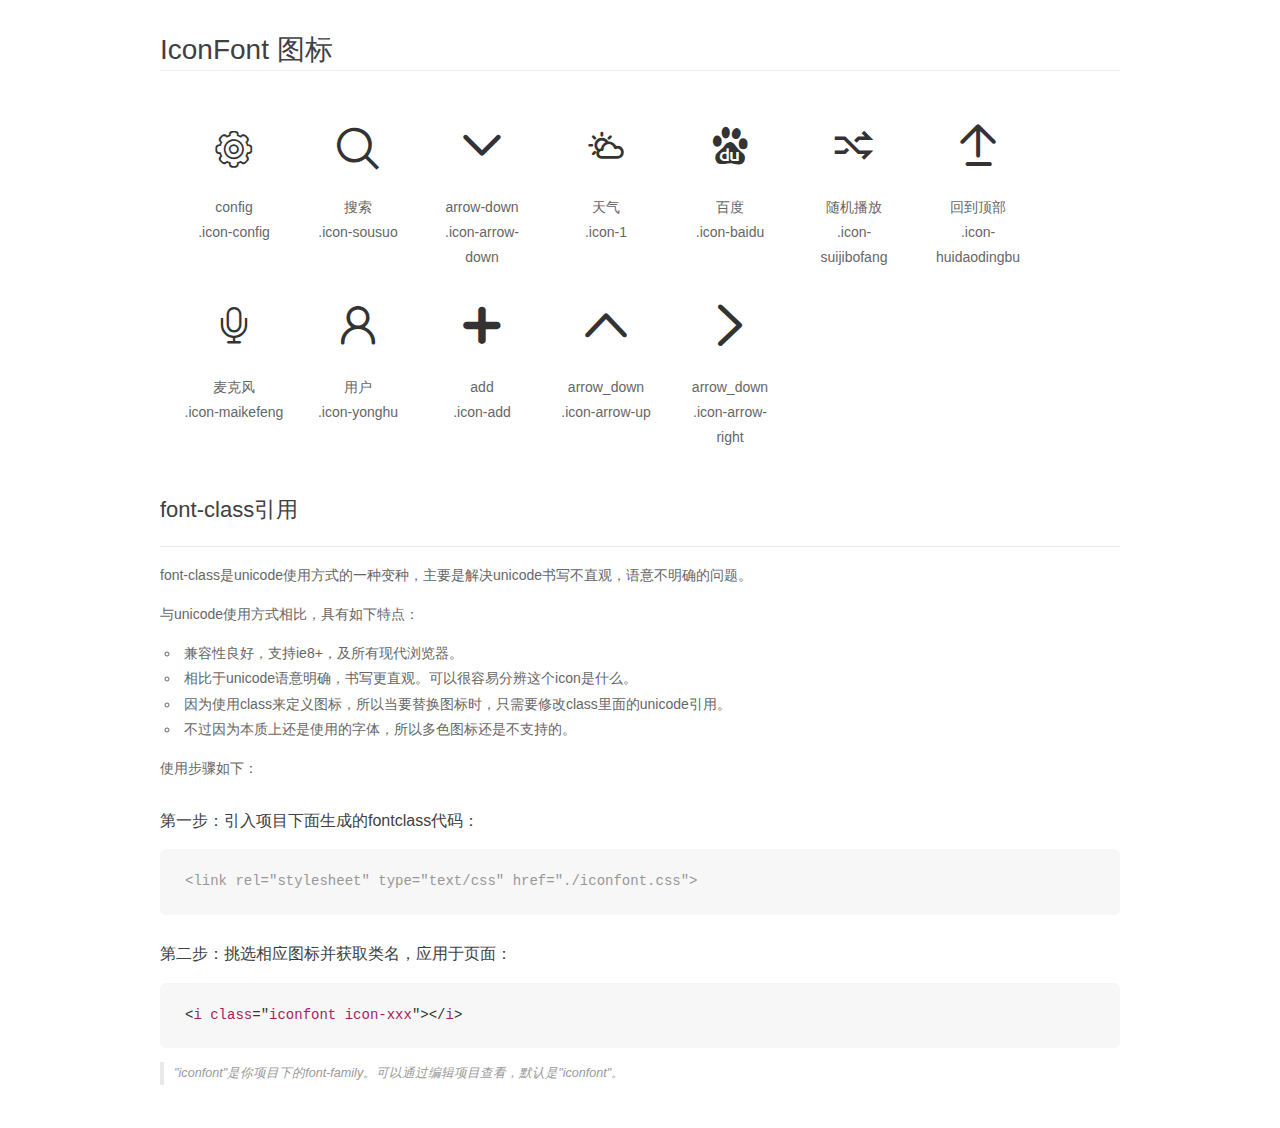
<file: font/demo_fontclass.html>
<!DOCTYPE html>
<html>
<head>
    <meta charset="utf-8"/>
    <title>IconFont</title>
    <link rel="stylesheet" href="demo.css">
    <link rel="stylesheet" href="iconfont.css">
</head>
<body>
    <div class="main markdown">
        <h1>IconFont 图标</h1>
        <ul class="icon_lists clear">
            
                <li>
                <i class="icon iconfont icon-config"></i>
                    <div class="name">config</div>
                    <div class="fontclass">.icon-config</div>
                </li>
            
                <li>
                <i class="icon iconfont icon-sousuo"></i>
                    <div class="name">搜索</div>
                    <div class="fontclass">.icon-sousuo</div>
                </li>
            
                <li>
                <i class="icon iconfont icon-arrow-down"></i>
                    <div class="name">arrow-down</div>
                    <div class="fontclass">.icon-arrow-down</div>
                </li>
            
                <li>
                <i class="icon iconfont icon-1"></i>
                    <div class="name">天气</div>
                    <div class="fontclass">.icon-1</div>
                </li>
            
                <li>
                <i class="icon iconfont icon-baidu"></i>
                    <div class="name">百度</div>
                    <div class="fontclass">.icon-baidu</div>
                </li>
            
                <li>
                <i class="icon iconfont icon-suijibofang"></i>
                    <div class="name">随机播放</div>
                    <div class="fontclass">.icon-suijibofang</div>
                </li>
            
                <li>
                <i class="icon iconfont icon-huidaodingbu"></i>
                    <div class="name">回到顶部</div>
                    <div class="fontclass">.icon-huidaodingbu</div>
                </li>
            
                <li>
                <i class="icon iconfont icon-maikefeng"></i>
                    <div class="name">麦克风</div>
                    <div class="fontclass">.icon-maikefeng</div>
                </li>
            
                <li>
                <i class="icon iconfont icon-yonghu"></i>
                    <div class="name">用户</div>
                    <div class="fontclass">.icon-yonghu</div>
                </li>
            
                <li>
                <i class="icon iconfont icon-add"></i>
                    <div class="name">add</div>
                    <div class="fontclass">.icon-add</div>
                </li>
            
                <li>
                <i class="icon iconfont icon-arrow-up"></i>
                    <div class="name">arrow_down</div>
                    <div class="fontclass">.icon-arrow-up</div>
                </li>
            
                <li>
                <i class="icon iconfont icon-arrow-right"></i>
                    <div class="name">arrow_down</div>
                    <div class="fontclass">.icon-arrow-right</div>
                </li>
            
        </ul>

        <h2 id="font-class-">font-class引用</h2>
        <hr>

        <p>font-class是unicode使用方式的一种变种，主要是解决unicode书写不直观，语意不明确的问题。</p>
        <p>与unicode使用方式相比，具有如下特点：</p>
        <ul>
        <li>兼容性良好，支持ie8+，及所有现代浏览器。</li>
        <li>相比于unicode语意明确，书写更直观。可以很容易分辨这个icon是什么。</li>
        <li>因为使用class来定义图标，所以当要替换图标时，只需要修改class里面的unicode引用。</li>
        <li>不过因为本质上还是使用的字体，所以多色图标还是不支持的。</li>
        </ul>
        <p>使用步骤如下：</p>
        <h3 id="-fontclass-">第一步：引入项目下面生成的fontclass代码：</h3>


        <pre><code class="lang-js hljs javascript"><span class="hljs-comment">&lt;link rel="stylesheet" type="text/css" href="./iconfont.css"&gt;</span></code></pre>
        <h3 id="-">第二步：挑选相应图标并获取类名，应用于页面：</h3>
        <pre><code class="lang-css hljs">&lt;<span class="hljs-selector-tag">i</span> <span class="hljs-selector-tag">class</span>="<span class="hljs-selector-tag">iconfont</span> <span class="hljs-selector-tag">icon-xxx</span>"&gt;&lt;/<span class="hljs-selector-tag">i</span>&gt;</code></pre>
        <blockquote>
        <p>"iconfont"是你项目下的font-family。可以通过编辑项目查看，默认是"iconfont"。</p>
        </blockquote>
    </div>
</body>
</html>
</file>
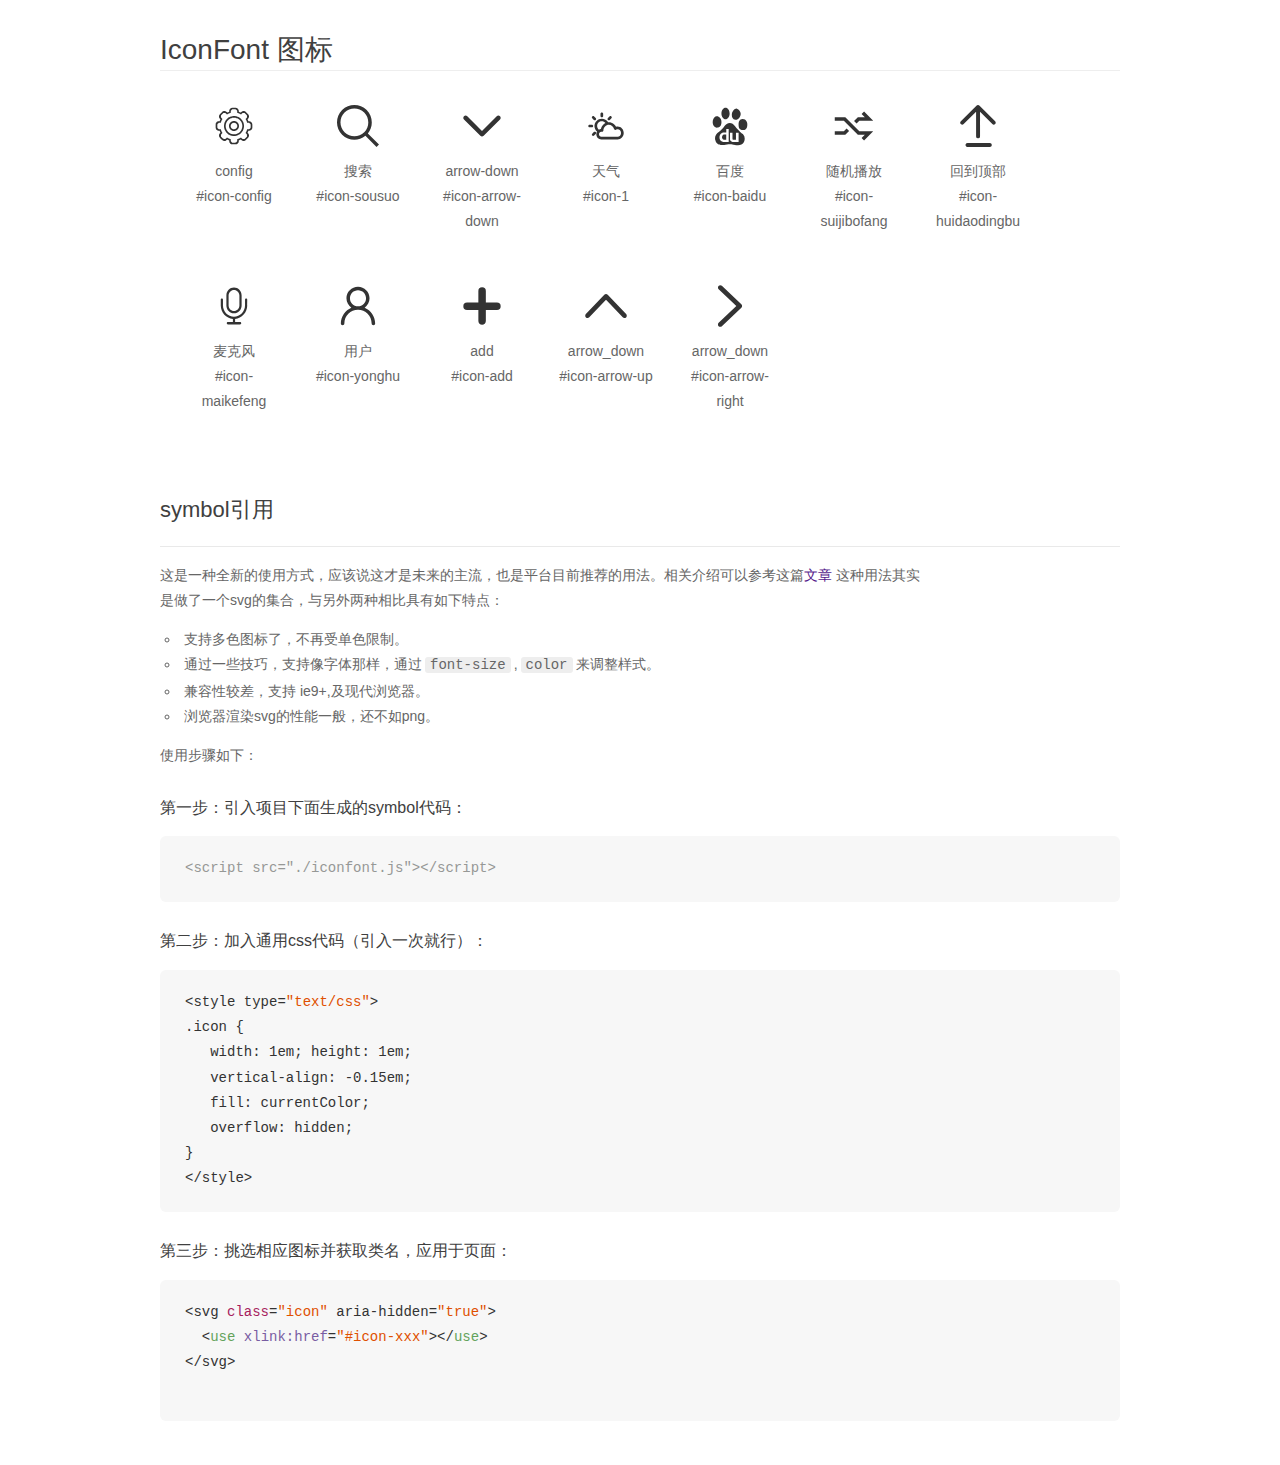
<file: font/demo_symbol.html>
<!DOCTYPE html>
<html>
<head>
    <meta charset="utf-8"/>
    <title>IconFont</title>
    <link rel="stylesheet" href="demo.css">
    <script src="iconfont.js"></script>

    <style type="text/css">
        .icon {
          /* 通过设置 font-size 来改变图标大小 */
          width: 1em; height: 1em;
          /* 图标和文字相邻时，垂直对齐 */
          vertical-align: -0.15em;
          /* 通过设置 color 来改变 SVG 的颜色/fill */
          fill: currentColor;
          /* path 和 stroke 溢出 viewBox 部分在 IE 下会显示
             normalize.css 中也包含这行 */
          overflow: hidden;
        }

    </style>
</head>
<body>
    <div class="main markdown">
        <h1>IconFont 图标</h1>
        <ul class="icon_lists clear">
            
                <li>
                    <svg class="icon" aria-hidden="true">
                        <use xlink:href="#icon-config"></use>
                    </svg>
                    <div class="name">config</div>
                    <div class="fontclass">#icon-config</div>
                </li>
            
                <li>
                    <svg class="icon" aria-hidden="true">
                        <use xlink:href="#icon-sousuo"></use>
                    </svg>
                    <div class="name">搜索</div>
                    <div class="fontclass">#icon-sousuo</div>
                </li>
            
                <li>
                    <svg class="icon" aria-hidden="true">
                        <use xlink:href="#icon-arrow-down"></use>
                    </svg>
                    <div class="name">arrow-down</div>
                    <div class="fontclass">#icon-arrow-down</div>
                </li>
            
                <li>
                    <svg class="icon" aria-hidden="true">
                        <use xlink:href="#icon-1"></use>
                    </svg>
                    <div class="name">天气</div>
                    <div class="fontclass">#icon-1</div>
                </li>
            
                <li>
                    <svg class="icon" aria-hidden="true">
                        <use xlink:href="#icon-baidu"></use>
                    </svg>
                    <div class="name">百度</div>
                    <div class="fontclass">#icon-baidu</div>
                </li>
            
                <li>
                    <svg class="icon" aria-hidden="true">
                        <use xlink:href="#icon-suijibofang"></use>
                    </svg>
                    <div class="name">随机播放</div>
                    <div class="fontclass">#icon-suijibofang</div>
                </li>
            
                <li>
                    <svg class="icon" aria-hidden="true">
                        <use xlink:href="#icon-huidaodingbu"></use>
                    </svg>
                    <div class="name">回到顶部</div>
                    <div class="fontclass">#icon-huidaodingbu</div>
                </li>
            
                <li>
                    <svg class="icon" aria-hidden="true">
                        <use xlink:href="#icon-maikefeng"></use>
                    </svg>
                    <div class="name">麦克风</div>
                    <div class="fontclass">#icon-maikefeng</div>
                </li>
            
                <li>
                    <svg class="icon" aria-hidden="true">
                        <use xlink:href="#icon-yonghu"></use>
                    </svg>
                    <div class="name">用户</div>
                    <div class="fontclass">#icon-yonghu</div>
                </li>
            
                <li>
                    <svg class="icon" aria-hidden="true">
                        <use xlink:href="#icon-add"></use>
                    </svg>
                    <div class="name">add</div>
                    <div class="fontclass">#icon-add</div>
                </li>
            
                <li>
                    <svg class="icon" aria-hidden="true">
                        <use xlink:href="#icon-arrow-up"></use>
                    </svg>
                    <div class="name">arrow_down</div>
                    <div class="fontclass">#icon-arrow-up</div>
                </li>
            
                <li>
                    <svg class="icon" aria-hidden="true">
                        <use xlink:href="#icon-arrow-right"></use>
                    </svg>
                    <div class="name">arrow_down</div>
                    <div class="fontclass">#icon-arrow-right</div>
                </li>
            
        </ul>


        <h2 id="symbol-">symbol引用</h2>
        <hr>

        <p>这是一种全新的使用方式，应该说这才是未来的主流，也是平台目前推荐的用法。相关介绍可以参考这篇<a href="">文章</a>
        这种用法其实是做了一个svg的集合，与另外两种相比具有如下特点：</p>
        <ul>
          <li>支持多色图标了，不再受单色限制。</li>
          <li>通过一些技巧，支持像字体那样，通过<code>font-size</code>,<code>color</code>来调整样式。</li>
          <li>兼容性较差，支持 ie9+,及现代浏览器。</li>
          <li>浏览器渲染svg的性能一般，还不如png。</li>
        </ul>
        <p>使用步骤如下：</p>
        <h3 id="-symbol-">第一步：引入项目下面生成的symbol代码：</h3>
        <pre><code class="lang-js hljs javascript"><span class="hljs-comment">&lt;script src="./iconfont.js"&gt;&lt;/script&gt;</span></code></pre>
        <h3 id="-css-">第二步：加入通用css代码（引入一次就行）：</h3>
        <pre><code class="lang-js hljs javascript">&lt;style type=<span class="hljs-string">"text/css"</span>&gt;
.icon {
   width: <span class="hljs-number">1</span>em; height: <span class="hljs-number">1</span>em;
   vertical-align: <span class="hljs-number">-0.15</span>em;
   fill: currentColor;
   overflow: hidden;
}
&lt;<span class="hljs-regexp">/style&gt;</span></code></pre>
        <h3 id="-">第三步：挑选相应图标并获取类名，应用于页面：</h3>
        <pre><code class="lang-js hljs javascript">&lt;svg <span class="hljs-class"><span class="hljs-keyword">class</span></span>=<span class="hljs-string">"icon"</span> aria-hidden=<span class="hljs-string">"true"</span>&gt;<span class="xml"><span class="hljs-tag">
  &lt;<span class="hljs-name">use</span> <span class="hljs-attr">xlink:href</span>=<span class="hljs-string">"#icon-xxx"</span>&gt;</span><span class="hljs-tag">&lt;/<span class="hljs-name">use</span>&gt;</span>
</span>&lt;<span class="hljs-regexp">/svg&gt;
        </span></code></pre>
    </div>
</body>
</html>
</file>
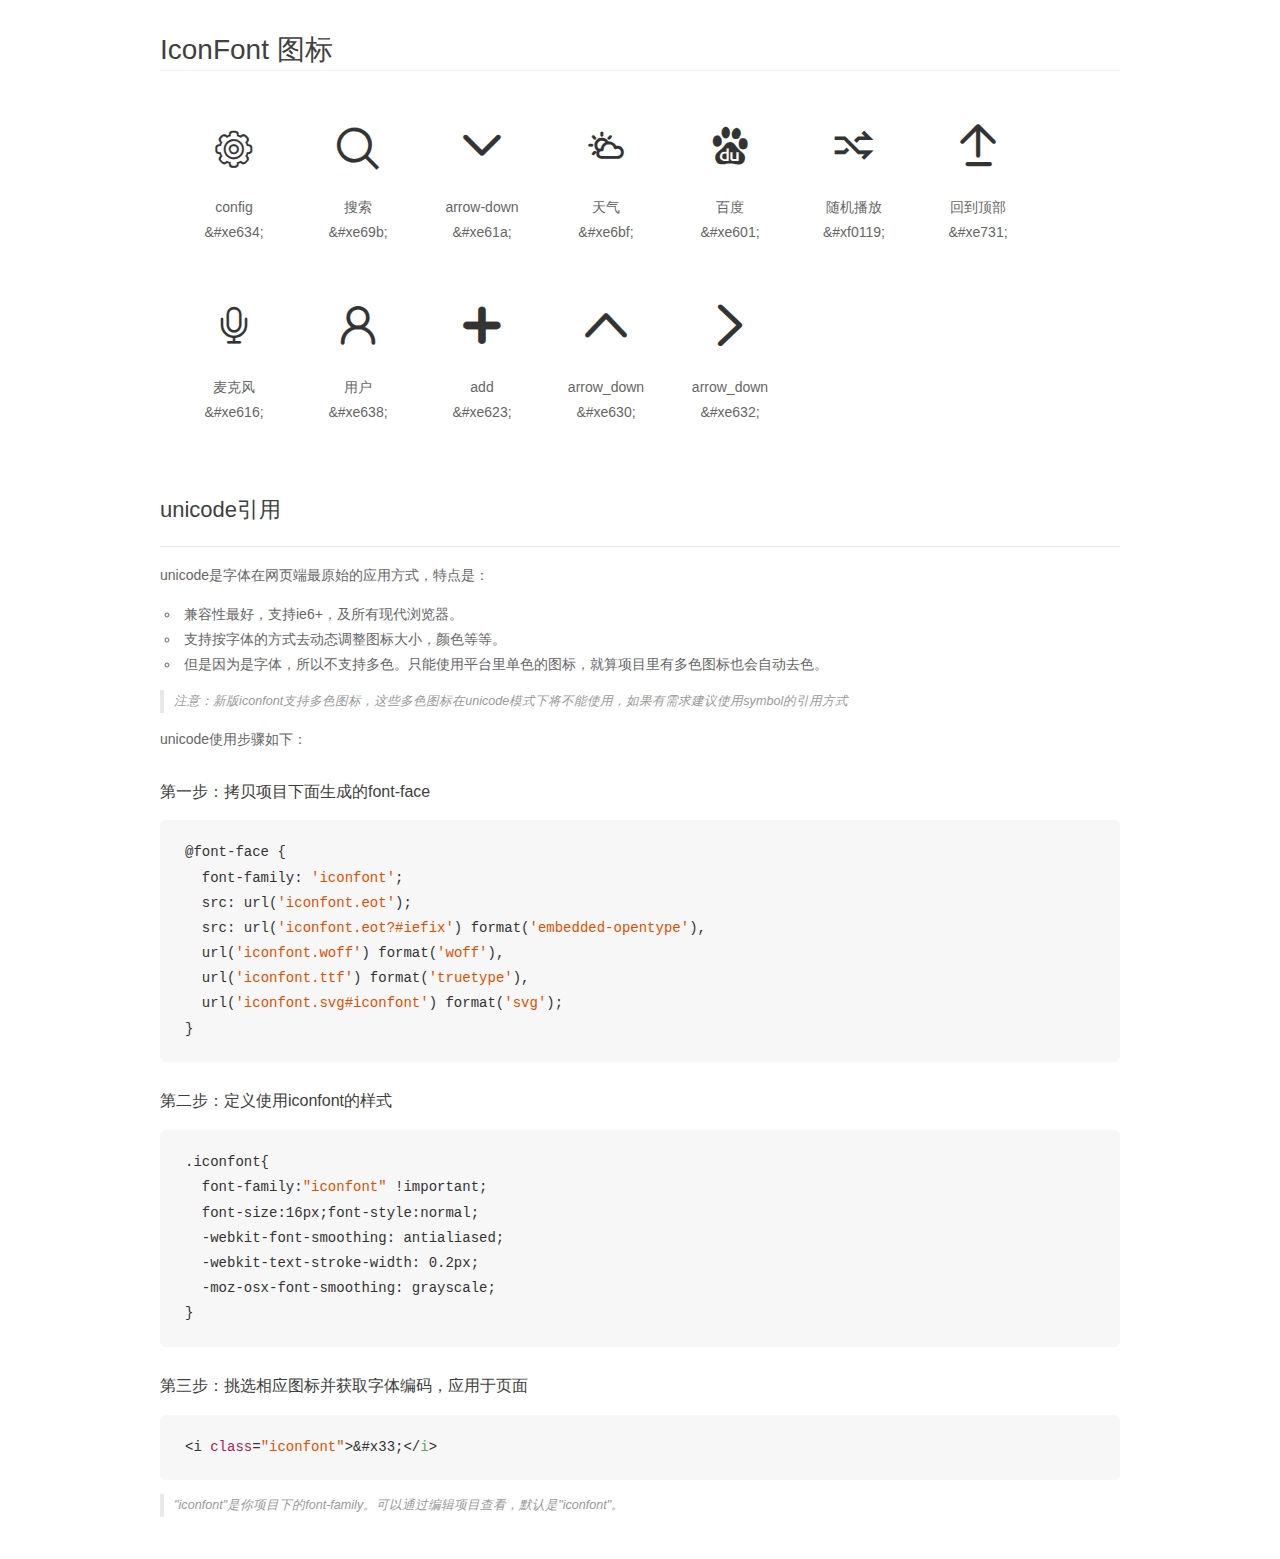
<file: font/demo_unicode.html>
<!DOCTYPE html>
<html>
<head>
    <meta charset="utf-8"/>
    <title>IconFont</title>
    <link rel="stylesheet" href="demo.css">

    <style type="text/css">

        @font-face {font-family: "iconfont";
          src: url('iconfont.eot'); /* IE9*/
          src: url('iconfont.eot#iefix') format('embedded-opentype'), /* IE6-IE8 */
          url('iconfont.woff') format('woff'), /* chrome, firefox */
          url('iconfont.ttf') format('truetype'), /* chrome, firefox, opera, Safari, Android, iOS 4.2+*/
          url('iconfont.svg#iconfont') format('svg'); /* iOS 4.1- */
        }

        .iconfont {
          font-family:"iconfont" !important;
          font-size:16px;
          font-style:normal;
          -webkit-font-smoothing: antialiased;
          -webkit-text-stroke-width: 0.2px;
          -moz-osx-font-smoothing: grayscale;
        }

    </style>
</head>
<body>
    <div class="main markdown">
        <h1>IconFont 图标</h1>
        <ul class="icon_lists clear">
            
                <li>
                <i class="icon iconfont">&#xe634;</i>
                    <div class="name">config</div>
                    <div class="code">&amp;#xe634;</div>
                </li>
            
                <li>
                <i class="icon iconfont">&#xe69b;</i>
                    <div class="name">搜索</div>
                    <div class="code">&amp;#xe69b;</div>
                </li>
            
                <li>
                <i class="icon iconfont">&#xe61a;</i>
                    <div class="name">arrow-down</div>
                    <div class="code">&amp;#xe61a;</div>
                </li>
            
                <li>
                <i class="icon iconfont">&#xe6bf;</i>
                    <div class="name">天气</div>
                    <div class="code">&amp;#xe6bf;</div>
                </li>
            
                <li>
                <i class="icon iconfont">&#xe601;</i>
                    <div class="name">百度</div>
                    <div class="code">&amp;#xe601;</div>
                </li>
            
                <li>
                <i class="icon iconfont">&#xf0119;</i>
                    <div class="name">随机播放</div>
                    <div class="code">&amp;#xf0119;</div>
                </li>
            
                <li>
                <i class="icon iconfont">&#xe731;</i>
                    <div class="name">回到顶部</div>
                    <div class="code">&amp;#xe731;</div>
                </li>
            
                <li>
                <i class="icon iconfont">&#xe616;</i>
                    <div class="name">麦克风</div>
                    <div class="code">&amp;#xe616;</div>
                </li>
            
                <li>
                <i class="icon iconfont">&#xe638;</i>
                    <div class="name">用户</div>
                    <div class="code">&amp;#xe638;</div>
                </li>
            
                <li>
                <i class="icon iconfont">&#xe623;</i>
                    <div class="name">add</div>
                    <div class="code">&amp;#xe623;</div>
                </li>
            
                <li>
                <i class="icon iconfont">&#xe630;</i>
                    <div class="name">arrow_down</div>
                    <div class="code">&amp;#xe630;</div>
                </li>
            
                <li>
                <i class="icon iconfont">&#xe632;</i>
                    <div class="name">arrow_down</div>
                    <div class="code">&amp;#xe632;</div>
                </li>
            
        </ul>
        <h2 id="unicode-">unicode引用</h2>
        <hr>

        <p>unicode是字体在网页端最原始的应用方式，特点是：</p>
        <ul>
        <li>兼容性最好，支持ie6+，及所有现代浏览器。</li>
        <li>支持按字体的方式去动态调整图标大小，颜色等等。</li>
        <li>但是因为是字体，所以不支持多色。只能使用平台里单色的图标，就算项目里有多色图标也会自动去色。</li>
        </ul>
        <blockquote>
        <p>注意：新版iconfont支持多色图标，这些多色图标在unicode模式下将不能使用，如果有需求建议使用symbol的引用方式</p>
        </blockquote>
        <p>unicode使用步骤如下：</p>
        <h3 id="-font-face">第一步：拷贝项目下面生成的font-face</h3>
        <pre><code class="lang-js hljs javascript">@font-face {
  font-family: <span class="hljs-string">'iconfont'</span>;
  src: url(<span class="hljs-string">'iconfont.eot'</span>);
  src: url(<span class="hljs-string">'iconfont.eot?#iefix'</span>) format(<span class="hljs-string">'embedded-opentype'</span>),
  url(<span class="hljs-string">'iconfont.woff'</span>) format(<span class="hljs-string">'woff'</span>),
  url(<span class="hljs-string">'iconfont.ttf'</span>) format(<span class="hljs-string">'truetype'</span>),
  url(<span class="hljs-string">'iconfont.svg#iconfont'</span>) format(<span class="hljs-string">'svg'</span>);
}
</code></pre>
        <h3 id="-iconfont-">第二步：定义使用iconfont的样式</h3>
        <pre><code class="lang-js hljs javascript">.iconfont{
  font-family:<span class="hljs-string">"iconfont"</span> !important;
  font-size:<span class="hljs-number">16</span>px;font-style:normal;
  -webkit-font-smoothing: antialiased;
  -webkit-text-stroke-width: <span class="hljs-number">0.2</span>px;
  -moz-osx-font-smoothing: grayscale;
}
</code></pre>
        <h3 id="-">第三步：挑选相应图标并获取字体编码，应用于页面</h3>
        <pre><code class="lang-js hljs javascript">&lt;i <span class="hljs-class"><span class="hljs-keyword">class</span></span>=<span class="hljs-string">"iconfont"</span>&gt;&amp;#x33;<span class="xml"><span class="hljs-tag">&lt;/<span class="hljs-name">i</span>&gt;</span></span></code></pre>

        <blockquote>
        <p>"iconfont"是你项目下的font-family。可以通过编辑项目查看，默认是"iconfont"。</p>
        </blockquote>
    </div>


</body>
</html>
</file>
<file: font/iconfont.css>
@font-face {font-family: "iconfont";
  src: url('iconfont.eot?t=1503652007588'); /* IE9*/
  src: url('iconfont.eot?t=1503652007588#iefix') format('embedded-opentype'), /* IE6-IE8 */
  url('iconfont.woff?t=1503652007588') format('woff'), /* chrome, firefox */
  url('iconfont.ttf?t=1503652007588') format('truetype'), /* chrome, firefox, opera, Safari, Android, iOS 4.2+*/
  url('iconfont.svg?t=1503652007588#iconfont') format('svg'); /* iOS 4.1- */
}

.iconfont {
  font-family:"iconfont" !important;
  font-size:16px;
  font-style:normal;
  -webkit-font-smoothing: antialiased;
  -moz-osx-font-smoothing: grayscale;
}

.icon-config:before { content: "\e634"; }

.icon-sousuo:before { content: "\e69b"; }

.icon-arrow-down:before { content: "\e61a"; }

.icon-1:before { content: "\e6bf"; }

.icon-baidu:before { content: "\e601"; }

.icon-suijibofang:before { content: "\f0119"; }

.icon-huidaodingbu:before { content: "\e731"; }

.icon-maikefeng:before { content: "\e616"; }

.icon-yonghu:before { content: "\e638"; }

.icon-add:before { content: "\e623"; }

.icon-arrow-up:before { content: "\e630"; }

.icon-arrow-right:before { content: "\e632"; }
</file>
<file: font/demo.css>
*{margin: 0;padding: 0;list-style: none;}
/*
KISSY CSS Reset
理念：1. reset 的目的不是清除浏览器的默认样式，这仅是部分工作。清除和重置是紧密不可分的。
2. reset 的目的不是让默认样式在所有浏览器下一致，而是减少默认样式有可能带来的问题。
3. reset 期望提供一套普适通用的基础样式。但没有银弹，推荐根据具体需求，裁剪和修改后再使用。
特色：1. 适应中文；2. 基于最新主流浏览器。
维护：玉伯<lifesinger@gmail.com>, 正淳<ragecarrier@gmail.com>
 */

/** 清除内外边距 **/
body, h1, h2, h3, h4, h5, h6, hr, p, blockquote, /* structural elements 结构元素 */
dl, dt, dd, ul, ol, li, /* list elements 列表元素 */
pre, /* text formatting elements 文本格式元素 */
form, fieldset, legend, button, input, textarea, /* form elements 表单元素 */
th, td /* table elements 表格元素 */ {
  margin: 0;
  padding: 0;
}

/** 设置默认字体 **/
body,
button, input, select, textarea /* for ie */ {
  font: 12px/1.5 tahoma, arial, \5b8b\4f53, sans-serif;
}
h1, h2, h3, h4, h5, h6 { font-size: 100%; }
address, cite, dfn, em, var { font-style: normal; } /* 将斜体扶正 */
code, kbd, pre, samp { font-family: courier new, courier, monospace; } /* 统一等宽字体 */
small { font-size: 12px; } /* 小于 12px 的中文很难阅读，让 small 正常化 */

/** 重置列表元素 **/
ul, ol { list-style: none; }

/** 重置文本格式元素 **/
a { text-decoration: none; }
a:hover { text-decoration: underline; }


/** 重置表单元素 **/
legend { color: #000; } /* for ie6 */
fieldset, img { border: 0; } /* img 搭车：让链接里的 img 无边框 */
button, input, select, textarea { font-size: 100%; } /* 使得表单元素在 ie 下能继承字体大小 */
/* 注：optgroup 无法扶正 */

/** 重置表格元素 **/
table { border-collapse: collapse; border-spacing: 0; }

/* 清除浮动 */
.ks-clear:after, .clear:after {
  content: '\20';
  display: block;
  height: 0;
  clear: both;
}
.ks-clear, .clear {
  *zoom: 1;
}

.main {
  padding: 30px 100px;
width: 960px;
margin: 0 auto;
}
.main h1{font-size:36px; color:#333; text-align:left;margin-bottom:30px; border-bottom: 1px solid #eee;}

.helps{margin-top:40px;}
.helps pre{
  padding:20px;
  margin:10px 0;
  border:solid 1px #e7e1cd;
  background-color: #fffdef;
  overflow: auto;
}

.icon_lists{
  width: 100% !important;

}

.icon_lists li{
  float:left;
  width: 100px;
  height:180px;
  text-align: center;
  list-style: none !important;
}
.icon_lists .icon{
  font-size: 42px;
  line-height: 100px;
  margin: 10px 0;
  color:#333;
  -webkit-transition: font-size 0.25s ease-out 0s;
  -moz-transition: font-size 0.25s ease-out 0s;
  transition: font-size 0.25s ease-out 0s;

}
.icon_lists .icon:hover{
  font-size: 100px;
}



.markdown {
  color: #666;
  font-size: 14px;
  line-height: 1.8;
}

.highlight {
  line-height: 1.5;
}

.markdown img {
  vertical-align: middle;
  max-width: 100%;
}

.markdown h1 {
  color: #404040;
  font-weight: 500;
  line-height: 40px;
  margin-bottom: 24px;
}

.markdown h2,
.markdown h3,
.markdown h4,
.markdown h5,
.markdown h6 {
  color: #404040;
  margin: 1.6em 0 0.6em 0;
  font-weight: 500;
  clear: both;
}

.markdown h1 {
  font-size: 28px;
}

.markdown h2 {
  font-size: 22px;
}

.markdown h3 {
  font-size: 16px;
}

.markdown h4 {
  font-size: 14px;
}

.markdown h5 {
  font-size: 12px;
}

.markdown h6 {
  font-size: 12px;
}

.markdown hr {
  height: 1px;
  border: 0;
  background: #e9e9e9;
  margin: 16px 0;
  clear: both;
}

.markdown p,
.markdown pre {
  margin: 1em 0;
}

.markdown > p,
.markdown > blockquote,
.markdown > .highlight,
.markdown > ol,
.markdown > ul {
  width: 80%;
}

.markdown ul > li {
  list-style: circle;
}

.markdown > ul li,
.markdown blockquote ul > li {
  margin-left: 20px;
  padding-left: 4px;
}

.markdown > ul li p,
.markdown > ol li p {
  margin: 0.6em 0;
}

.markdown ol > li {
  list-style: decimal;
}

.markdown > ol li,
.markdown blockquote ol > li {
  margin-left: 20px;
  padding-left: 4px;
}

.markdown code {
  margin: 0 3px;
  padding: 0 5px;
  background: #eee;
  border-radius: 3px;
}

.markdown pre {
  border-radius: 6px;
  background: #f7f7f7;
  padding: 20px;
}

.markdown pre code {
  border: none;
  background: #f7f7f7;
  margin: 0;
}

.markdown strong,
.markdown b {
  font-weight: 600;
}

.markdown > table {
  border-collapse: collapse;
  border-spacing: 0px;
  empty-cells: show;
  border: 1px solid #e9e9e9;
  width: 95%;
  margin-bottom: 24px;
}

.markdown > table th {
  white-space: nowrap;
  color: #333;
  font-weight: 600;

}

.markdown > table th,
.markdown > table td {
  border: 1px solid #e9e9e9;
  padding: 8px 16px;
  text-align: left;
}

.markdown > table th {
  background: #F7F7F7;
}

.markdown blockquote {
  font-size: 90%;
  color: #999;
  border-left: 4px solid #e9e9e9;
  padding-left: 0.8em;
  margin: 1em 0;
  font-style: italic;
}

.markdown blockquote p {
  margin: 0;
}

.markdown .anchor {
  opacity: 0;
  transition: opacity 0.3s ease;
  margin-left: 8px;
}

.markdown .waiting {
  color: #ccc;
}

.markdown h1:hover .anchor,
.markdown h2:hover .anchor,
.markdown h3:hover .anchor,
.markdown h4:hover .anchor,
.markdown h5:hover .anchor,
.markdown h6:hover .anchor {
  opacity: 1;
  display: inline-block;
}

.markdown > br,
.markdown > p > br {
  clear: both;
}


.hljs {
  display: block;
  background: white;
  padding: 0.5em;
  color: #333333;
  overflow-x: auto;
}

.hljs-comment,
.hljs-meta {
  color: #969896;
}

.hljs-string,
.hljs-variable,
.hljs-template-variable,
.hljs-strong,
.hljs-emphasis,
.hljs-quote {
  color: #df5000;
}

.hljs-keyword,
.hljs-selector-tag,
.hljs-type {
  color: #a71d5d;
}

.hljs-literal,
.hljs-symbol,
.hljs-bullet,
.hljs-attribute {
  color: #0086b3;
}

.hljs-section,
.hljs-name {
  color: #63a35c;
}

.hljs-tag {
  color: #333333;
}

.hljs-title,
.hljs-attr,
.hljs-selector-id,
.hljs-selector-class,
.hljs-selector-attr,
.hljs-selector-pseudo {
  color: #795da3;
}

.hljs-addition {
  color: #55a532;
  background-color: #eaffea;
}

.hljs-deletion {
  color: #bd2c00;
  background-color: #ffecec;
}

.hljs-link {
  text-decoration: underline;
}

pre{
  background: #fff;
}
</file>
